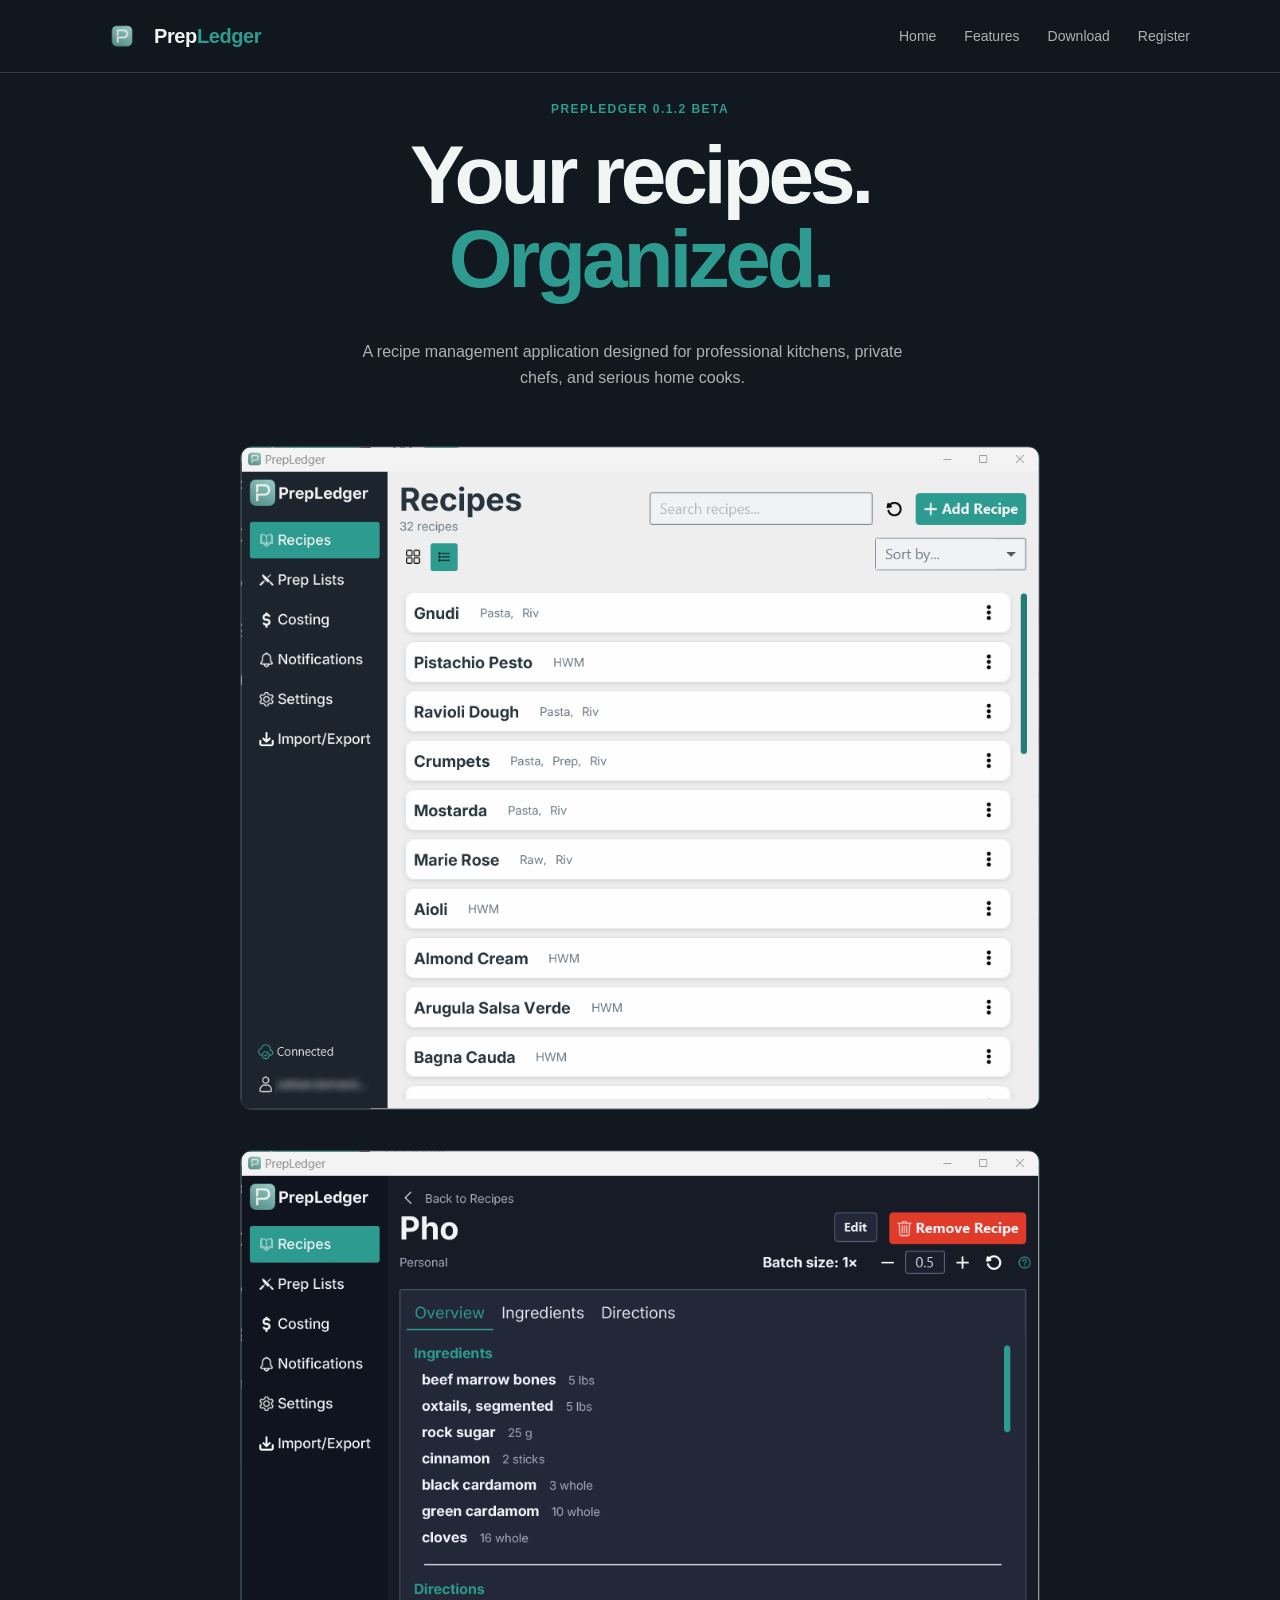
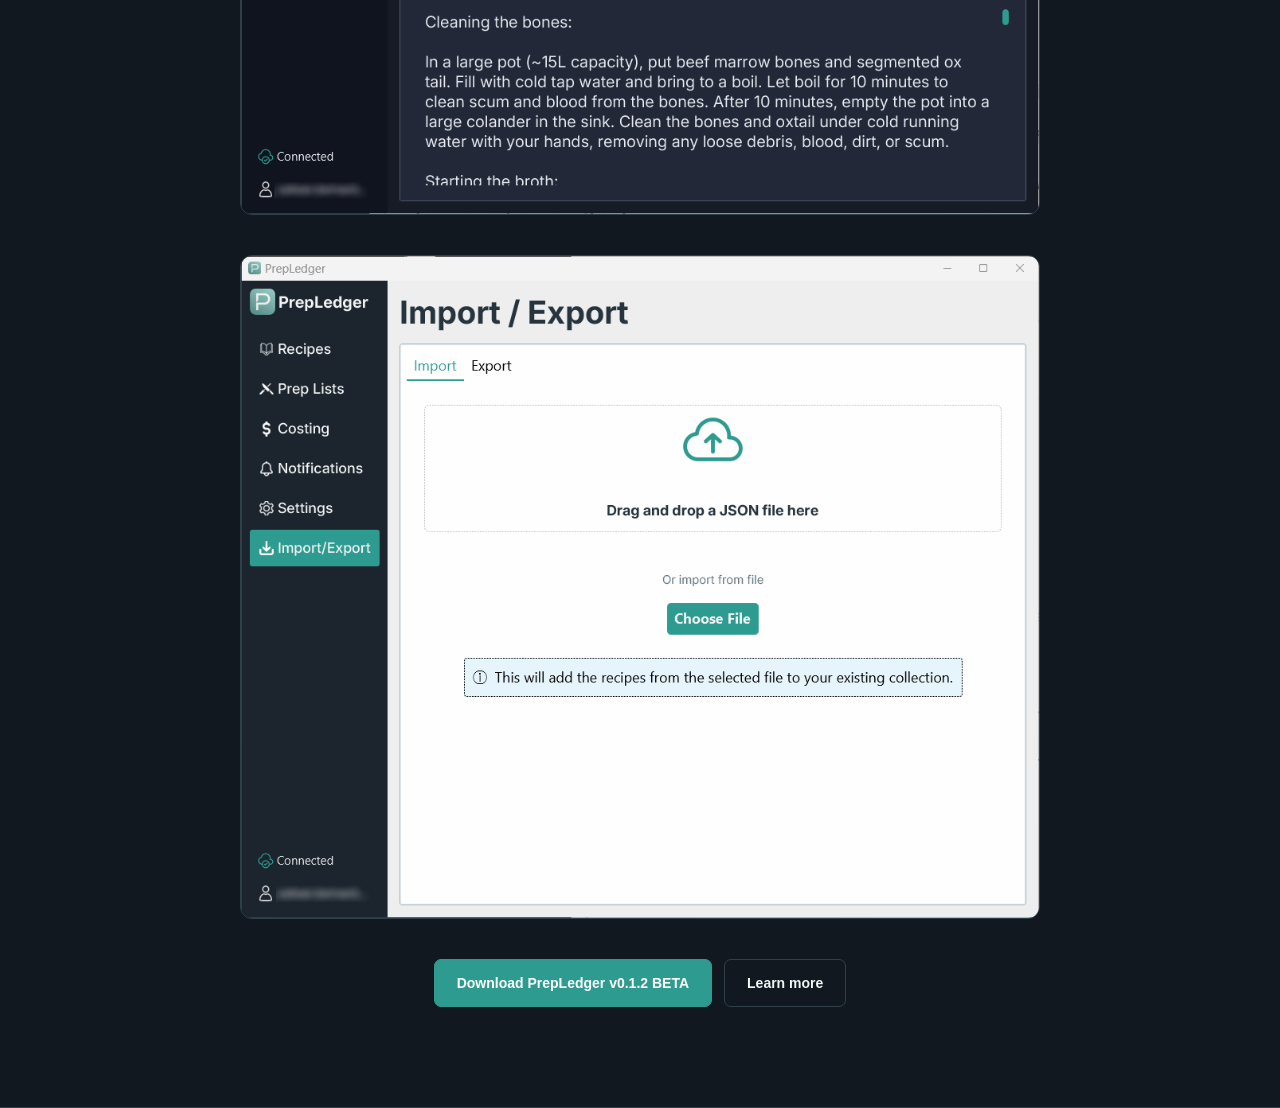
<file: index.html>
<!DOCTYPE html>
<html lang="en">
<head>
    <meta charset="UTF-8">
    <meta name="viewport" content="width=device-width, initial-scale=1.0">

    <title>PrepLedger — Recipe Management for Professional Kitchens</title>

    <link rel="stylesheet" href="style.css">
</head>

<body>

    <div id="header-placeholder"></div>

    <script src="js/include.js"></script>

    <main>

        <section class="hero">
            <div class="container hero-content">

                <div class="hero-text">
                    <p class="eyebrow">PREPLEDGER 0.1.2 BETA</p>

                    <h1>
                        Your recipes.<br>
                        <span>Organized.</span>
                    </h1>

                    <p class="hero-description">
                        A recipe management application designed for professional
                        kitchens, private chefs, and serious home cooks.
                    </p>

                    <div class="hero-screenshot">
                        <img src="img/recipe-list.png" alt="PrepLedger recipe list">
                    </div>

                    <div class="hero-screenshot">
                        <img src="img/recipe-view.png" alt="PrepLedger recipe view">
                    </div>

                    <div class="hero-screenshot">
                        <img src="img/imp-exp.png" alt="PrepLedger import & export">
                    </div>                    

                    <div class="hero-actions">
                        <a href="downloads.html" class="button primary">
                            Download PrepLedger v0.1.2 BETA
                        </a>

                        <a href="features.html" class="button secondary">
                            Learn more
                        </a>
                    </div>
                </div>

            </div>
        </section>


        <section id="features" class="section">
</file>
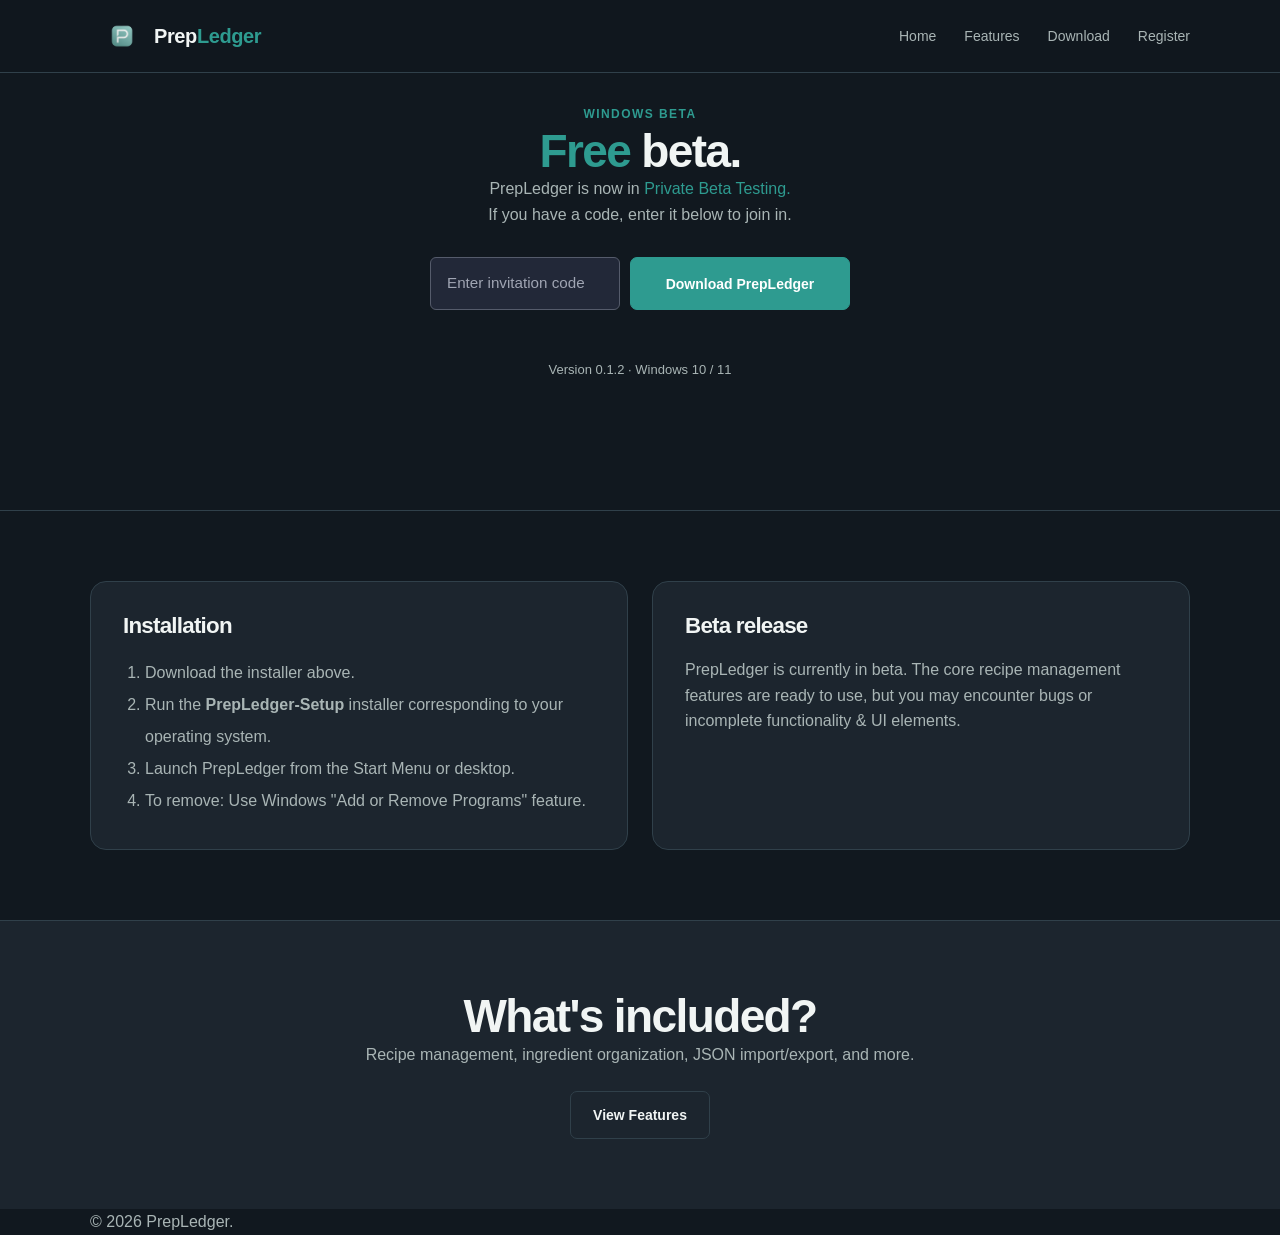
<file: downloads.html>
<!DOCTYPE html>
<html lang="en">
<head>
    <meta charset="UTF-8">
    <meta name="viewport" content="width=device-width, initial-scale=1.0">

    <title>Download — PrepLedger</title>

    <link rel="stylesheet" href="style.css">
</head>

<body>

    <div id="header-placeholder"></div>

    <script src="js/include.js"></script>

    <main>

        <section class="download-hero">
            <div class="container">

                <span class="eyebrow">WINDOWS BETA</span>

                <h2><span>Free</span> beta.</h2>

                <p>
                    PrepLedger is now in <span>Private Beta Testing.</span><br>
                    If you have a code, enter it below to join in.
                </p>

                <form action="https://prepledger-server-production.up.railway.app/admin/installer/download"
                    method="POST"
                    class="download-form">

                    <input
                        name="passphrase"
                        placeholder="Enter invitation code"
                        aria-label="Invitation code"
                        required
                    >

                    <button type="submit" class="button primary download-button">
                        Download PrepLedger
                    </button>

                </form>

                <p id="download-status" class="download-status" aria-live="polite"></p>
                
                <p class="version">
                    Version 0.1.2 · Windows 10 / 11
                </p>

            </div>
        </section>


        <section class="download-info">
            <div class="container">

                <div class="download-grid">

                    <div class="download-card">
                        <h2>Installation</h2>

                        <ol>
                            <li>Download the installer above.</li>
                            <li>Run the <strong>PrepLedger-Setup</strong> installer corresponding to your operating system.</li>
                            <li>Launch PrepLedger from the Start Menu or desktop.</li>
                            <li>To remove: Use Windows "Add or Remove Programs" feature.</li>
                        </ol>
                    </div>


                    <div class="download-card">
                        <h2>Beta release</h2>

                        <p>
                            PrepLedger is currently in beta. The core recipe
                            management features are ready to use, but you may
                            encounter bugs or incomplete functionality & UI elements.
                        </p>
                    </div>

                </div>

            </div>
        </section>


        <section class="download-footer">
            <div class="container">

                <h2>What's included?</h2>

                <p>
                    Recipe management, ingredient organization, JSON import/export, 
                    and more.
                </p>

                <a href="features.html" class="button secondary">
                    View Features
                </a>

            </div>
        </section>

    </main>


    <footer class="site-footer">
        <div class="container">

            <p>© 2026 PrepLedger.</p>

        </div>
    </footer>

    <script>
        const downloadForm = document.querySelector(".download-form");
        const status = document.getElementById("download-status");
        const button = downloadForm.querySelector("button");

        downloadForm.addEventListener("submit", async (event) => {
            event.preventDefault();

            const passphrase = downloadForm.elements.passphrase.value;

            button.disabled = true;
            button.textContent = "Verifying...";
            status.textContent = "";
            status.className = "download-status";

            try {
                const response = await fetch(downloadForm.action, {
                    method: "POST",
                    headers: {
                        "Content-Type": "application/x-www-form-urlencoded"
                    },
                    body: new URLSearchParams({ passphrase })
                });

                if (!response.ok) {
                    throw new Error("Invalid invitation code.");
                }

                const blob = await response.blob();
                const url = URL.createObjectURL(blob);

                const link = document.createElement("a");
                link.href = url;
                link.download = "PrepLedger-Setup.exe";
                link.click();

                URL.revokeObjectURL(url);

                status.textContent = "Invitation code accepted! Your download is starting.";
                status.classList.add("success");

            } catch (error) {
                status.textContent = "Invalid invitation code.";
                status.classList.add("error");
            } finally {
                button.disabled = false;
                button.textContent = "Download PrepLedger";
            }
        });
    </script>

</body>
</html>
</file>
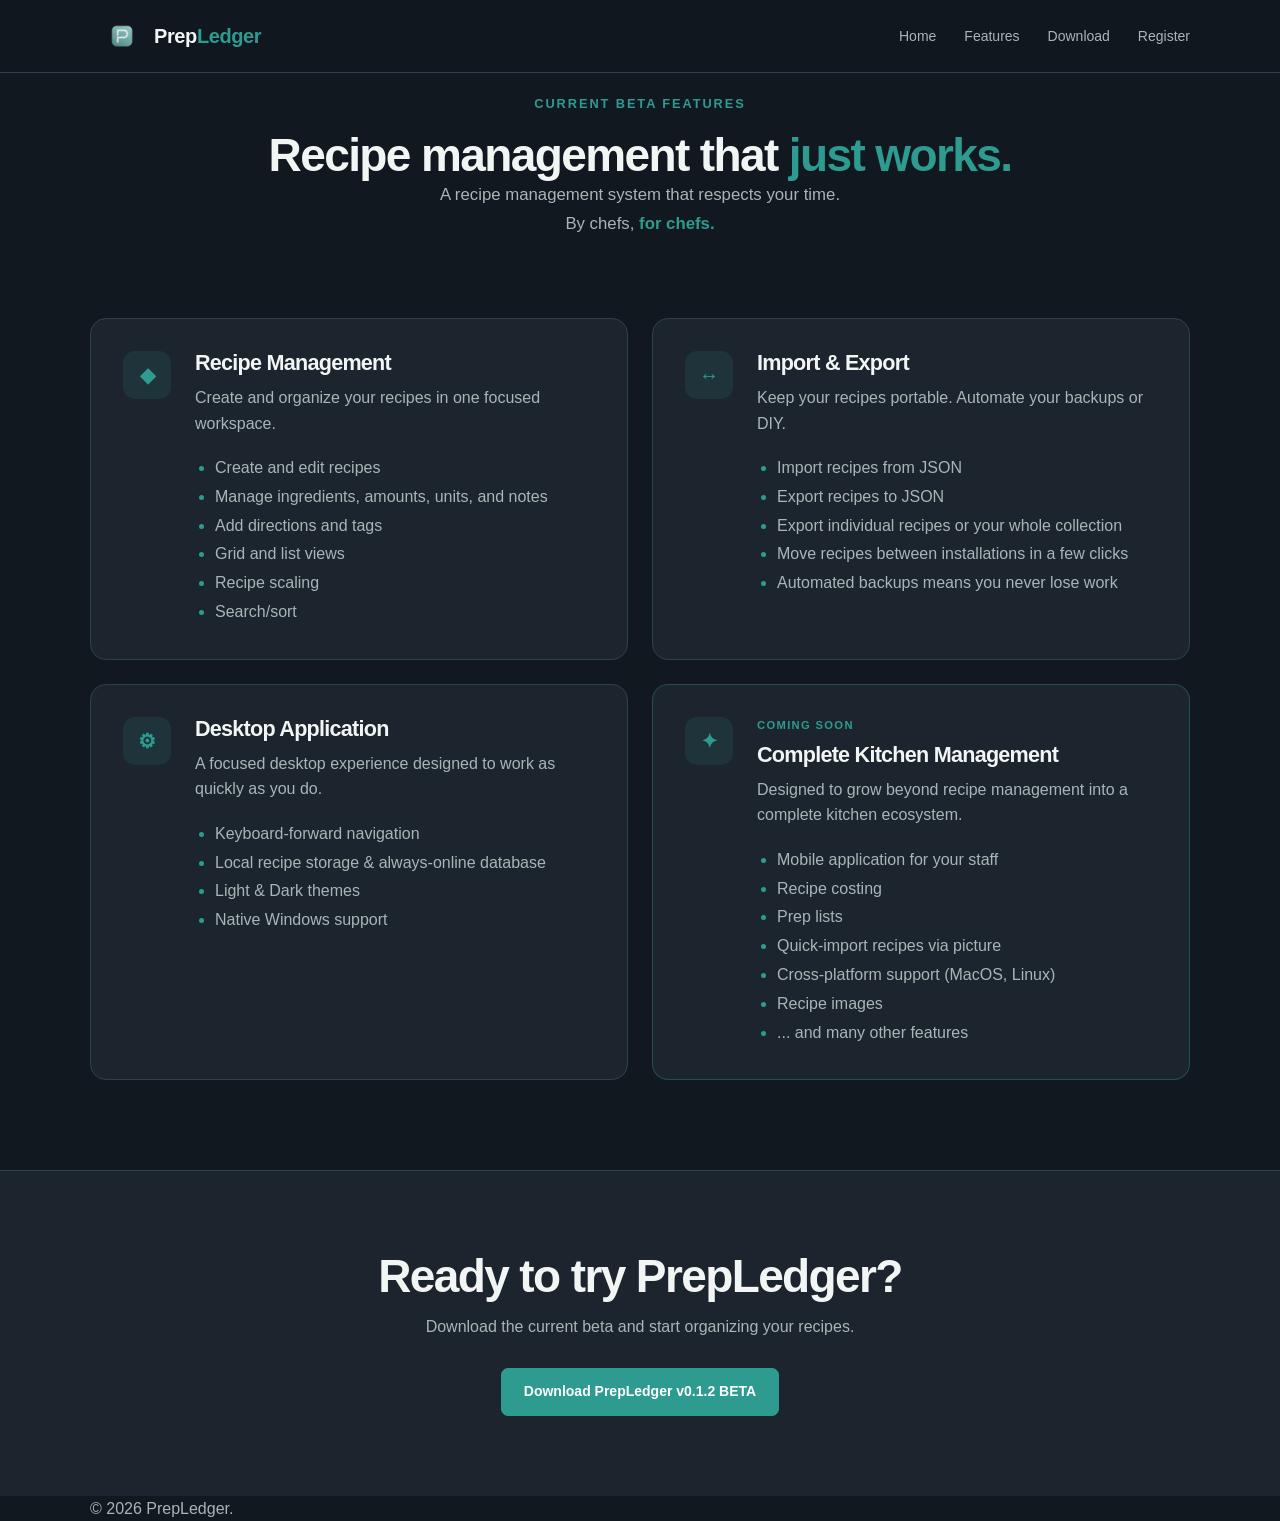
<file: features.html>
<!DOCTYPE html>
<html lang="en">
<head>
    <meta charset="UTF-8">
    <meta name="viewport" content="width=device-width, initial-scale=1.0">

    <title>Features — PrepLedger</title>

    <link rel="stylesheet" href="style.css">
</head>

<body>

    <div id="header-placeholder"></div>

    <script src="js/include.js"></script>

    <main>

        <!-- Page introduction -->
        <section class="features-hero">
            <div class="container">

                <span class="eyebrow">CURRENT BETA FEATURES</span>

                <h2>Recipe management that <span>just works.</span></h2>

                <p>
                    A recipe management system that respects your time.<br>By chefs, <b><span>for chefs.</span></b>
                </p>

            </div>
        </section>


        <!-- Feature cards -->
        <section class="features-section">
            <div class="container">

                <div class="feature-grid">

                    <!-- Recipe Management -->
                    <article class="feature-card">

                        <div class="feature-icon">◆</div>

                        <div class="feature-content">
                            <h2>Recipe Management</h2>

                            <p>
                                Create and organize your recipes in one focused
                                workspace.
                            </p>

                            <ul>
                                <li>Create and edit recipes</li>
                                <li>Manage ingredients, amounts, units, and notes</li>
                                <li>Add directions and tags</li>
                                <li>Grid and list views</li>
                                <li>Recipe scaling</li>
                                <li>Search/sort</li>                                
                            </ul>
                        </div>

                    </article>


                    <!-- Import & Export -->
                    <article class="feature-card">

                        <div class="feature-icon">↔</div>

                        <div class="feature-content">
                            <h2>Import &amp; Export</h2>

                            <p>
                                Keep your recipes portable. Automate your backups or DIY.
                            </p>

                            <ul>
                                <li>Import recipes from JSON</li>
                                <li>Export recipes to JSON</li>
                                <li>Export individual recipes or your whole collection</li>
                                <li>Move recipes between installations in a few clicks</li>
                                <li>Automated backups means you never lose work</li>
                            </ul>
                        </div>

                    </article>


                    <!-- Desktop Experience -->
                    <article class="feature-card">

                        <div class="feature-icon">⚙</div>

                        <div class="feature-content">
                            <h2>Desktop Application</h2>

                            <p>
                                A focused desktop experience designed to work as
                                quickly as you do.
                            </p>

                            <ul>
                                <li>Keyboard-forward navigation</li>
                                <li>Local recipe storage & always-online database</li>
                                <li>Light & Dark themes</li>
                                <li>Native Windows support</li>                             
                            </ul>
                        </div>

                    </article>


                    <!-- Built for the Kitchen -->
                    <article class="feature-card future-feature">

                        <div class="feature-icon">✦</div>

                        <div class="feature-content">
                            <span class="feature-label">COMING SOON</span>

                            <h2>Complete Kitchen Management</h2>

                            <p>
                                Designed to grow beyond recipe management into a
                                complete kitchen ecosystem.
                            </p>

                            <ul>
                                <li>Mobile application for your staff</li>
                                <li>Recipe costing</li>
                                <li>Prep lists</li>
                                <li>Quick-import recipes via picture</li>
                                <li>Cross-platform support (MacOS, Linux)</li>
                                <li>Recipe images</li>
                                <li>... and many other features</li>
                            </ul>
                        </div>

                    </article>

                </div>

            </div>
        </section>


        <!-- Call to action -->
        <section class="features-cta">
            <div class="container">

                <h2>Ready to try PrepLedger?</h2>

                <p>
                    Download the current beta and start organizing your recipes.
                </p>

                <a href="downloads.html" class="button primary">
                    Download PrepLedger v0.1.2 BETA
                </a>

            </div>
        </section>

    </main>


    <footer class="site-footer">
        <div class="container">

            <p>© 2026 PrepLedger.</p>

        </div>
    </footer>

</body>
</html>
</file>
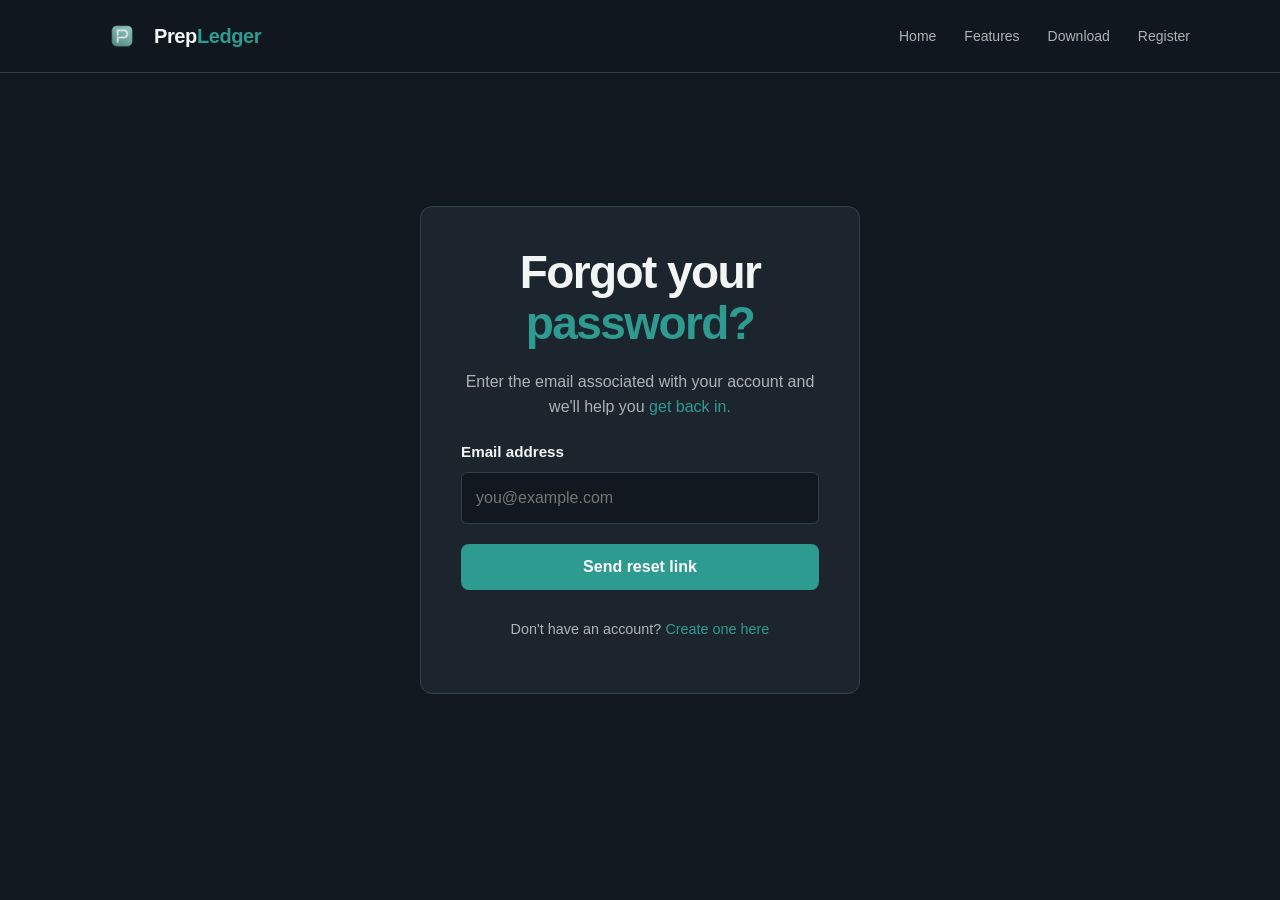
<file: forgot-password.html>
<!DOCTYPE html>
<html lang="en">
<head>
    <meta charset="UTF-8">
    <meta name="viewport" content="width=device-width, initial-scale=1.0">

    <title>Forgot Password — PrepLedger</title>

    <link rel="stylesheet" href="style.css">
</head>

<body>

    <div id="header-placeholder"></div>
    <script src="js/include.js"></script>

    <main class="auth-page">
        <section class="auth-card">

            <div class="auth-heading">
                <h2>Forgot your <span>password?</span></h2>
                <p>
                    Enter the email associated with your
                    account and we'll help you <span>get back in.</span>
                </p>
            </div>

            <form id="forgot-password-form">
                <div class="form-group">
                    <label for="email">Email address</label>
                    <input
                        type="email"
                        id="email"
                        name="email"
                        placeholder="you@example.com"
                        autocomplete="email"
                        required
                    >
                </div>

                <p id="form-message" role="status" aria-live="polite"></p>

                <button type="submit" class="btn btn-primary auth-submit">
                    Send reset link
                </button>
            </form>

            <div class="auth-footer">
                <p>
                    Don't have an account?
                    <a href="register.html">Create one here</a>
                </p>
            </div>

        </section>
    </main>

    <script>
        const form = document.getElementById("forgot-password-form");
        const emailInput = document.getElementById("email");
        const message = document.getElementById("form-message");
        const params = new URLSearchParams(window.location.search);
        const email = params.get("email");

        if (email) {
            emailInput.value = email;
        }

        form.addEventListener("submit", async (event) => {
            event.preventDefault();

            message.hidden = true;

            try {
                const response = await fetch(
                    "https://prepledger-server-production.up.railway.app/auth/forgot-password",
                    {
                        method: "POST",
                        headers: {
                            "Content-Type": "application/json"
                        },
                        body: JSON.stringify({
                            email: emailInput.value.trim()
                        })
                    }
                );

                if (!response.ok) {
                    throw new Error("Unable to process your request. Please try again.");
                }

                message.className = "form-success";
                message.textContent =
                    "If an account exists for that email, a reset link will be sent.";
                message.hidden = false;
                form.querySelector("button").disabled = true;

            } catch (error) {
                message.className = "form-error";
                message.textContent =
                    "Something went wrong. Please try again later.";
                message.hidden = false;
            }
        });
    </script>

</body>
</html>
</file>
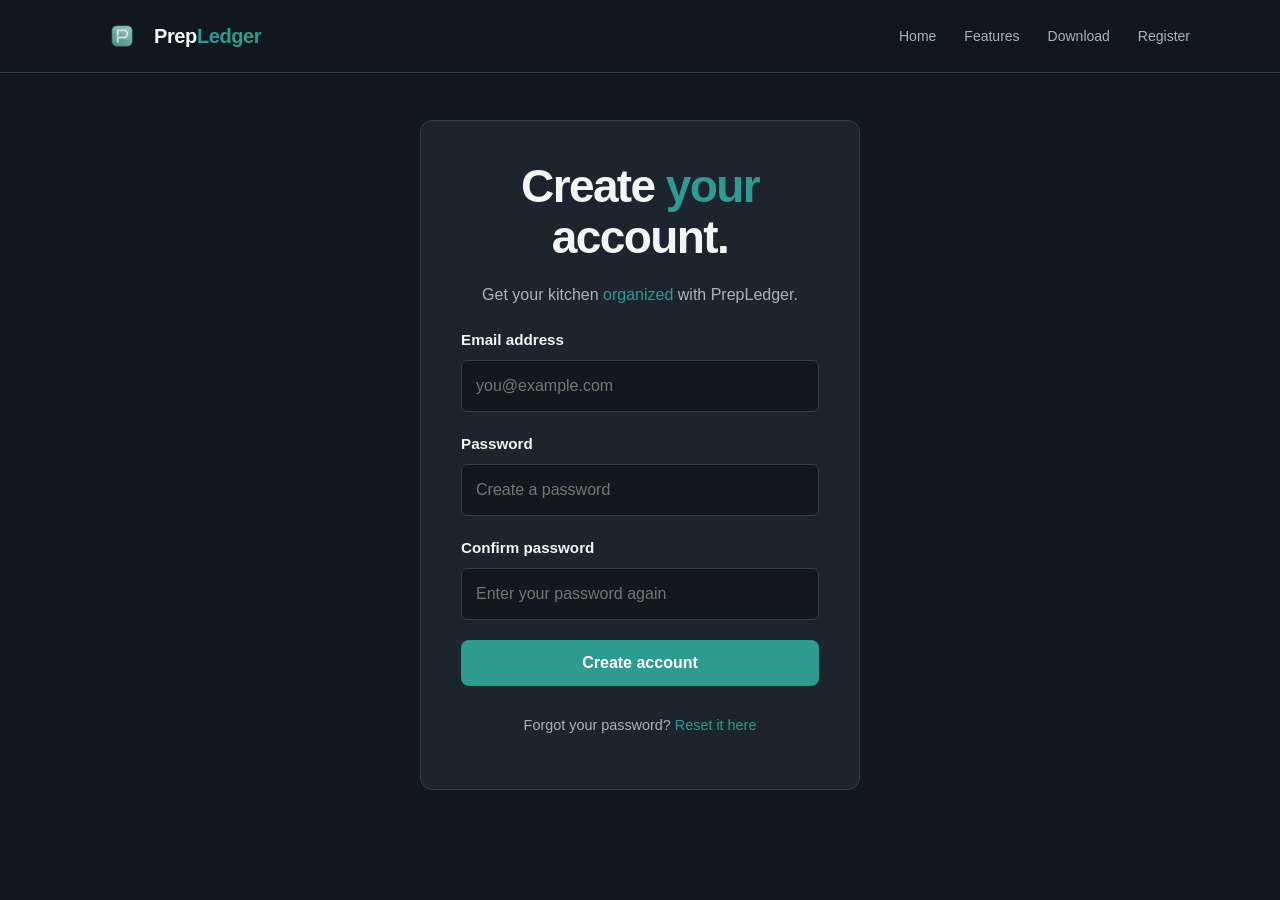
<file: register.html>
<!DOCTYPE html>
<html lang="en">
<head>
    <meta charset="UTF-8">
    <meta name="viewport" content="width=device-width, initial-scale=1.0">

    <title>Register — PrepLedger</title>

    <link rel="stylesheet" href="style.css">
</head>

<body>

    <div id="header-placeholder"></div>
    <script src="js/include.js"></script>

    <main class="auth-page">
        <section class="auth-card">
            <div class="auth-heading">
                <h2>Create <span>your</span> account.</h2>
                <p>Get your kitchen <span>organized</span> with PrepLedger.</p>
            </div>

            <form id="register-form">
                <div class="form-group">
                    <label for="email">Email address</label>
                    <input
                        type="email"
                        id="email"
                        name="email"
                        placeholder="you@example.com"
                        autocomplete="email"
                        required
                    >
                </div>

                <div class="form-group">
                    <label for="password">Password</label>
                    <input
                        type="password"
                        id="password"
                        name="password"
                        placeholder="Create a password"
                        autocomplete="new-password"
                        required
                    >
                </div>

                <div class="form-group">
                    <label for="confirm-password">Confirm password</label>
                    <input
                        type="password"
                        id="confirm-password"
                        name="confirmPassword"
                        placeholder="Enter your password again"
                        autocomplete="new-password"
                        required
                    >
                </div>

                <p id="form-message" role="status" aria-live="polite"></p>

                <button type="submit" class="btn btn-primary auth-submit">
                    Create account
                </button>
            </form>

            <div class="auth-footer">
                <p>
                    Forgot your password?
                    <a href="forgot-password.html">Reset it here</a>
                </p>
            </div>
        </section>
    </main>

<script>
    const form = document.getElementById('register-form');
    const message = document.getElementById('form-message');

    const API_URL =
        'https://prepledger-server-production.up.railway.app';

    form.addEventListener('submit', async (event) => {
        event.preventDefault();

        const email = document.getElementById('email').value.trim();
        const password = document.getElementById('password').value;
        const confirmPassword =
            document.getElementById('confirm-password').value;

        message.className = '';
        message.textContent = '';

        if (password !== confirmPassword) {
            message.textContent = 'Passwords do not match.';
            message.className = 'form-error';
            return;
        }

        const button = form.querySelector('button[type="submit"]');
        button.disabled = true;
        button.textContent = 'Creating account...';

        try {
            const response = await fetch(`${API_URL}/auth/register`, {
                method: 'POST',
                headers: {
                    'Content-Type': 'application/json'
                },
                body: JSON.stringify({ email, password })
            });

            if (response.ok) {
                message.textContent =
                    'Account created successfully! You can now use PrepLedger.';
                message.className = 'form-success';
                form.reset();
            } else {
                message.textContent =
                    response.status === 409
                        ? 'An account with that email may already exist.'
                        : 'Registration failed. Please try again.';
                message.className = 'form-error';
            }
        } catch (error) {
            message.textContent =
                'Could not connect to the server. Please try again later.';
            message.className = 'form-error';
        } finally {
            button.disabled = false;
            button.textContent = 'Create account';
        }
    });
</script>

</body>
</html>
</file>
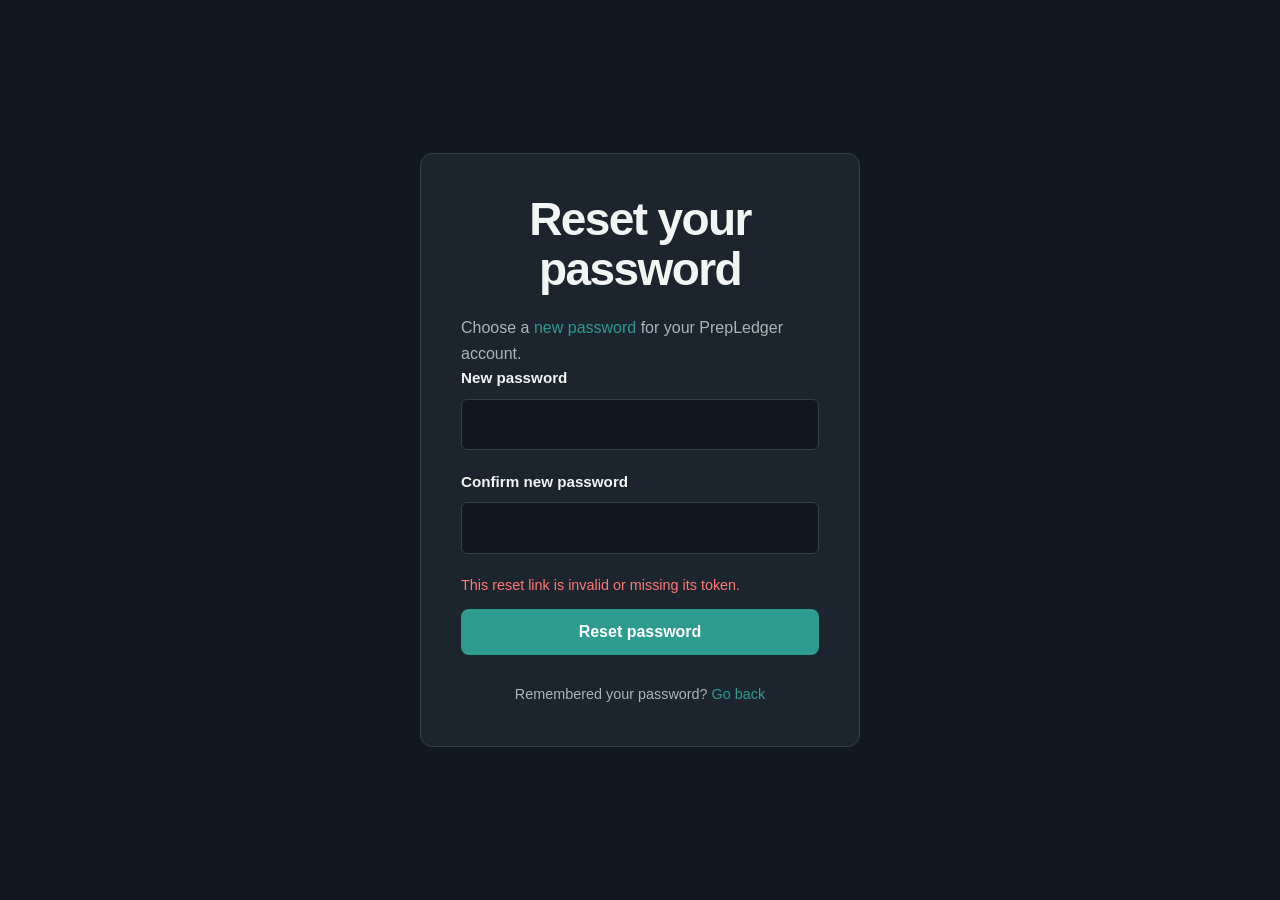
<file: reset-password.html>
<!DOCTYPE html>
<html lang="en">
<head>
    <meta charset="UTF-8">
    <meta name="viewport" content="width=device-width, initial-scale=1.0">
    <title>Reset Password | PrepLedger</title>
    <link rel="stylesheet" href="style.css">
</head>
<body class="auth-page">

    <main class="auth-card">
        <h2 class="auth-heading">Reset your password</h2>
        <p>Choose a <span>new password</span> for your PrepLedger account.</p>

        <form id="reset-password-form">
            <div class="form-group">
                <label for="password">New password</label>
                <input
                    type="password"
                    id="password"
                    name="password"
                    autocomplete="new-password"
                    required
                >
            </div>

            <div class="form-group">
                <label for="confirm-password">Confirm new password</label>
                <input
                    type="password"
                    id="confirm-password"
                    name="confirm-password"
                    autocomplete="new-password"
                    required
                >
            </div>

            <p id="form-message" class="form-error" hidden></p>

            <button type="submit" class="auth-submit">
                Reset password
            </button>
        </form>

        <p class="auth-footer">
            Remembered your password?
            <a href="index.html">Go back</a>
        </p>
    </main>

    <script>
        const form = document.getElementById("reset-password-form");
        const passwordInput = document.getElementById("password");
        const confirmPasswordInput = document.getElementById("confirm-password");
        const message = document.getElementById("form-message");

        const params = new URLSearchParams(window.location.search);
        const token = params.get("token");

        if (!token) {
            message.textContent = "This reset link is invalid or missing its token.";
            message.hidden = false;
            form.querySelector("button").disabled = true;
        }

        form.addEventListener("submit", async (event) => {
            event.preventDefault();

            message.hidden = true;

            if (passwordInput.value !== confirmPasswordInput.value) {
                message.textContent = "Passwords do not match.";
                message.hidden = false;
                return;
            }

            if (passwordInput.value.length < 8) {
                message.textContent = "Password must be at least 8 characters.";
                message.hidden = false;
                return;
            }

            try {
                const response = await fetch(
                    "https://prepledger-server-production.up.railway.app/auth/reset-password",
                    {
                        method: "POST",
                        headers: {
                            "Content-Type": "application/json"
                        },
                        body: JSON.stringify({
                            token: token,
                            password: passwordInput.value
                        })
                    }
                );

                const result = await response.text();

                if (!response.ok) {
                    throw new Error(result || "Unable to reset password.");
                }

                message.className = "form-success";
                message.textContent = "Password reset successfully! You can now log in through the PrepLedger app.";
                message.hidden = false;
                form.querySelector("button").disabled = true;

            } catch (error) {
                message.className = "form-error";
                message.textContent = error.message || "Something went wrong. Please try again.";
                message.hidden = false;
            }
        });
    </script>

</body>
</html>
</file>
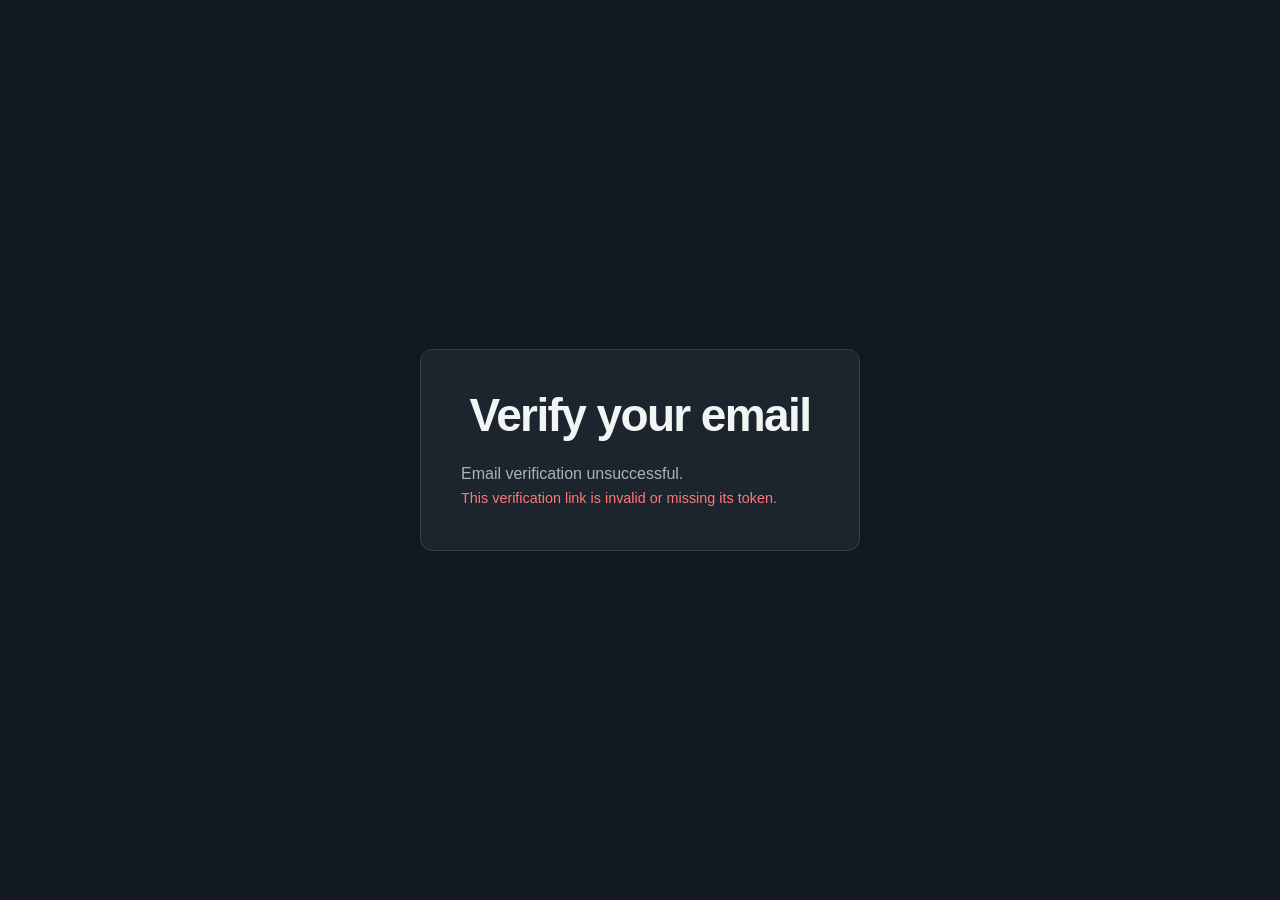
<file: verify-email.html>
<!DOCTYPE html>
<html lang="en">
<head>
    <meta charset="UTF-8">
    <meta name="viewport" content="width=device-width, initial-scale=1.0">
    <title>Verify Email | PrepLedger</title>
    <link rel="stylesheet" href="style.css">
</head>
<body class="auth-page">

    <main class="auth-card">
        <h2 class="auth-heading">Verify your email</h2>
        <p id="verification-message">
            Verifying your email address...
        </p>

        <p id="form-message" class="form-error" hidden></p>

        <p class="auth-footer" id="auth-footer" hidden>
            You can now open PrepLedger and log in.
        </p>
    </main>

    <script>
        const message = document.getElementById("form-message");
        const verificationMessage =
            document.getElementById("verification-message");
        const footer = document.getElementById("auth-footer");

        const params = new URLSearchParams(window.location.search);
        const token = params.get("token");

        async function verifyEmail() {
            if (!token) {
                throw new Error("This verification link is invalid or missing its token.");
            }

            const response = await fetch(
                "https://prepledger-server-production.up.railway.app/auth/verify-email?token="
                    + encodeURIComponent(token),
                {
                    method: "GET"
                }
            );

            const result = await response.text();

            if (!response.ok) {
                throw new Error(result || "Unable to verify your email address.");
            }

            verificationMessage.textContent =
                "Your email address has been successfully verified!";

            footer.hidden = false;
        }

        verifyEmail().catch(error => {
            verificationMessage.textContent =
                "Email verification unsuccessful.";

            message.textContent =
                error.message || "Something went wrong. Please try again.";

            message.hidden = false;
        });
    </script>

</body>
</html>
</file>
<file: style.css>
@import url('https://fonts.googleapis.com/css2?family=Manrope:wght@400;500;600;700&display=swap');


:root {
    --background: #11181f;
    --surface: #1c252e;
    --surface-light: #24313b;

    --text: #f1f5f4;
    --text-muted: #a9b5b5;

    --accent: #2e9b90;
    --accent-hover: #38afa2;

    --border: #30404a;

    --max-width: 1100px;
}


* {
    box-sizing: border-box;
    margin: 0;
    padding: 0;
}


html {
    scroll-behavior: smooth;
}


body {
    background: var(--background);
    color: var(--text);
    font-family: "Inter", sans-serif;
    line-height: 1.6;
}


a {
    color: inherit;
    text-decoration: none;
}


.container {
    width: min(var(--max-width), calc(100% - 48px));
    margin: 0 auto;
}


/* Header */

.site-header {
    border-bottom: 1px solid var(--border);
    background: rgba(17, 24, 31, 0.95);
    position: fixed;
    top: 0;
    width: 100%;
    z-index: 1000;
}

.header-content {
    min-height: 72px;

    display: flex;
    align-items: center;
    justify-content: space-between;
}


.logo {
    font-size: 20px;
    font-weight: 700;
    letter-spacing: -0.02em;
    display: inline-flex;
    align-items: center;      
}


nav {
    display: flex;
    gap: 28px;
}


nav a {
    color: var(--text-muted);
    font-size: 14px;
    font-weight: 500;
}


nav a:hover {
    color: var(--text);
}


/* Typography */

.eyebrow {
    margin-bottom: 14px;

    color: var(--accent);

    font-size: 12px;
    font-weight: 700;
    letter-spacing: 0.12em;
}


h1 {
    max-width: 800px;

    font-size: clamp(48px, 7vw, 82px);
    line-height: 1.02;
    letter-spacing: -0.05em;
}

p span {
    color: var(--accent); 
}

a span {
    color: var(--accent);
}


h1 span {
    color: var(--accent);
}


h2 span {
    color: var(--accent);
}


h2 {
    font-size: clamp(30px, 4vw, 46px);
    line-height: 1.1;
    letter-spacing: -0.035em;
}


h3 {
    font-size: 19px;
}


p {
    color: var(--text-muted);
}


/* Buttons */

.button {
    display: inline-flex;
    align-items: center;
    justify-content: center;

    min-height: 48px;
    padding: 0 22px;

    border: 1px solid var(--border);
    border-radius: 7px;

    font-size: 14px;
    font-weight: 600;

    transition: 0.15s ease;
}


.button.primary {
    background: var(--accent);
    border-color: var(--accent);
    color: white;
}


.button.primary:hover {
    background: var(--accent-hover);
    border-color: var(--accent-hover);
}


.button.secondary {
    background: transparent;
}


.button.secondary:hover {
    background: var(--surface);
}


/* Hero */

.hero {
    min-height: 680px;

    display: flex;
    align-items: center;
    justify-content: center;

    border-bottom: 1px solid var(--border);
}

.hero-text {
    max-width: 800px;
}

.hero-text h1 {
    margin: 0 auto 24px;
}

.hero-content {
    padding: 100px 0;

    display: flex;
    justify-content: center;
    text-align: center;
}

.hero-description {
    padding: 15px 15px 15px 0px;

    max-width: 600px;
    margin: 0 auto 30px;
}

.hero-actions {
    display: flex;
    justify-content: center;
    gap: 12px;
}

.hero-screenshot {
    max-width: 900px;
    margin: 40px auto;
}

.hero-screenshot img {
    width: 100%;
    display: block;
    border: 1px solid var(--border);
    border-radius: 12px;
}


/* ========================================
   Features Page
   ======================================== */

.features-hero {
    padding: 90px 0 70px;
    text-align: center;
}

.features-hero .eyebrow {
    display: inline-block;
    margin-bottom: 16px;

    color: var(--accent);
    font-size: 0.8rem;
    font-weight: 700;
    letter-spacing: 0.15em;
}

.features-hero h1 {
    max-width: 850px;
    margin: 0 auto 20px;
}

.features-hero p {
    max-width: 650px;
    margin: 0 auto;

    color: var(--text-muted);
    font-size: 1.05rem;
    line-height: 1.7;
}


/* Feature cards */

.features-section {
    padding: 10px 0 90px;
}

.feature-grid {
    display: grid;
    grid-template-columns: repeat(2, 1fr);
    gap: 24px;
}

.feature-card {
    display: flex;
    gap: 24px;

    padding: 32px;

    background: var(--surface);
    border: 1px solid var(--border);
    border-radius: 16px;

    transition:
        transform 0.2s ease,
        border-color 0.2s ease;
}

.feature-card:hover {
    transform: translateY(-3px);
    border-color: var(--accent);
}

.feature-icon {
    flex: 0 0 48px;

    width: 48px;
    height: 48px;

    display: flex;
    align-items: center;
    justify-content: center;

    background: rgba(46, 155, 144, 0.12);
    border-radius: 12px;

    color: var(--accent);
    font-size: 20px;
    font-weight: 600;
}

.feature-content {
    min-width: 0;
}

.feature-content h2 {
    margin: 0 0 10px;
    font-size: 1.35rem;
}

.feature-content p {
    margin: 0 0 18px;

    color: var(--text-muted);
    line-height: 1.6;
}

.feature-content ul {
    margin: 0;
    padding-left: 20px;

    color: var(--text-muted);
    line-height: 1.8;
}

.feature-content li::marker {
    color: var(--accent);
}


/* Future feature */

.future-feature {
    border-color: rgba(46, 155, 144, 0.35);
}

.feature-label {
    display: block;
    margin-bottom: 8px;

    color: var(--accent);
    font-size: 0.7rem;
    font-weight: 700;
    letter-spacing: 0.12em;
}


/* Call to action */

.features-cta {
    padding: 80px 0;

    background: var(--surface);
    border-top: 1px solid var(--border);

    text-align: center;
}

.features-cta h2 {
    margin: 0 0 12px;
}

.features-cta p {
    margin: 0 0 28px;
    color: var(--text-muted);
}


/* Mobile */

@media (max-width: 800px) {
    .feature-grid {
        grid-template-columns: 1fr;
    }
}

@media (max-width: 600px) {
    .features-hero {
        padding: 60px 0 50px;
    }

    .feature-card {
        flex-direction: column;
        padding: 26px;
    }
}

/* ========================================
   Download Page
   ======================================== */

.download-hero {
    padding: 100px 0;
    text-align: center;
    border-bottom: 1px solid var(--border);
}

.download-hero h1 {
    margin: 0 auto 20px;
}

.download-hero > .container > p {
    max-width: 600px;
    margin: 0 auto 30px;
}

.download-button {
    min-width: 220px;
}

.version {
    margin-top: 14px !important;
    font-size: 13px;
}

.download-info {
    padding: 70px 0;
}

.download-grid {
    display: grid;
    grid-template-columns: repeat(2, 1fr);
    gap: 24px;
}

.download-card {
    padding: 32px;
    background: var(--surface);
    border: 1px solid var(--border);
    border-radius: 16px;

    transition:
    transform 0.2s ease,
    border-color 0.2s ease;
}

.download-card:hover {
    transform: translateY(-3px);
    border-color: var(--accent);
}

.download-card h2 {
    margin-bottom: 18px;
    font-size: 1.4rem;
}

.download-card p,
.download-card li {
    color: var(--text-muted);
}

.download-card ol {
    padding-left: 22px;
    line-height: 2;
}

.download-footer {
    padding: 70px 0;
    text-align: center;
    background: var(--surface);
    border-top: 1px solid var(--border);
}

.download-footer p {
    max-width: 600px;
    margin: 0 auto 24px;
}

@media (max-width: 700px) {
    .download-grid {
        grid-template-columns: 1fr;
    }
}

/* ========================================
   Register Page
   ======================================== */

/* Authentication pages */

.auth-page {
    min-height: calc(100vh - 72px);
    display: flex;
    justify-content: center;
    align-items: center;
    padding: 120px 24px 48px;
}

.auth-card {
    width: 100%;
    max-width: 440px;
    padding: 40px;
    background: var(--surface, #1C252E);
    border: 1px solid var(--border);
    border-radius: 12px;
}

.auth-heading {
    text-align: center;
    margin-bottom: 20px;
}

.auth-heading h2 {
    margin-bottom: 20px;
}

.form-group {
    display: flex;
    flex-direction: column;
    gap: 8px;
    margin-bottom: 20px;
}

.form-group label {
    font-size: 0.95rem;
    font-weight: 600;
}

.form-group input {
    width: 100%;
    padding: 12px 14px;
    border: 1px solid var(--border);
    border-radius: 6px;
    background: #11181f;
    color: #fff;
    font: inherit;
    box-sizing: border-box;
}

.form-group input:focus {
    outline: 2px solid #2E9B90;
    outline-offset: 1px;
}

.auth-submit {
    display: block;
    width: 100%;
    padding: 14px 20px;
    margin-top: 12px;

    background: #2E9B90;
    color: #ffff;

    border: none;
    border-radius: 8px;

    font-family: inherit;
    font-size: 1rem;
    font-weight: 600;

    cursor: pointer;
    transition: background 0.2s ease, transform 0.2s ease;
}

.auth-submit:hover {
    background: #38b5a7;
    transform: translateY(-1px);
}

.auth-submit:active {
    transform: translateY(0);
}

.auth-footer {
    margin-top: 28px;
    text-align: center;
    font-size: 0.9rem;
}

.auth-footer p {
    margin: 12px 0;
}

.auth-footer a {
    color: #2E9B90;
    text-decoration: none;
}

.auth-footer a:hover {
    text-decoration: underline;
}

.form-error {
    color: #ff7777;
    font-size: 0.9rem;
}

.form-success {
    color: #38b5a7;
    font-size: 0.9rem;
}

.download-form {
    display: flex;
    justify-content: center;
    align-items: stretch;
    gap: 10px;
    margin: 28px auto 0;
    max-width: 420px;
}

.download-form input {
    flex: 1;
    min-width: 0;
    padding: 13px 16px;
    border: 1px solid #555B6B;
    border-radius: 6px;
    background: #222838;
    color: var(--text-color);
    font: inherit;
    font-size: 0.95rem;
    outline: none;
    transition: border-color 0.2s ease, box-shadow 0.2s ease;
}

.download-form input::placeholder {
    color: #A0A5B3;
}

.download-form input:focus {
    border-color: #9B8AFB;
    box-shadow: 0 0 0 3px rgba(155, 138, 251, 0.15);
}

.download-form .download-button {
    margin: 0;
    white-space: nowrap;
    cursor: pointer;
}

@media (max-width: 480px) {
    .download-form {
        flex-direction: column;
    }

    .download-form .download-button {
        width: 100%;
    }
}

.download-status {
    min-height: 20px;
    margin: 14px 0 0;
    font-size: 0.9rem;
}

.download-status.success {
    color: #78D6B0;
}

.download-status.error {
    color: #E88A8A;
}

.download-form button:disabled {
    opacity: 0.65;
    cursor: wait;
}
</file>
